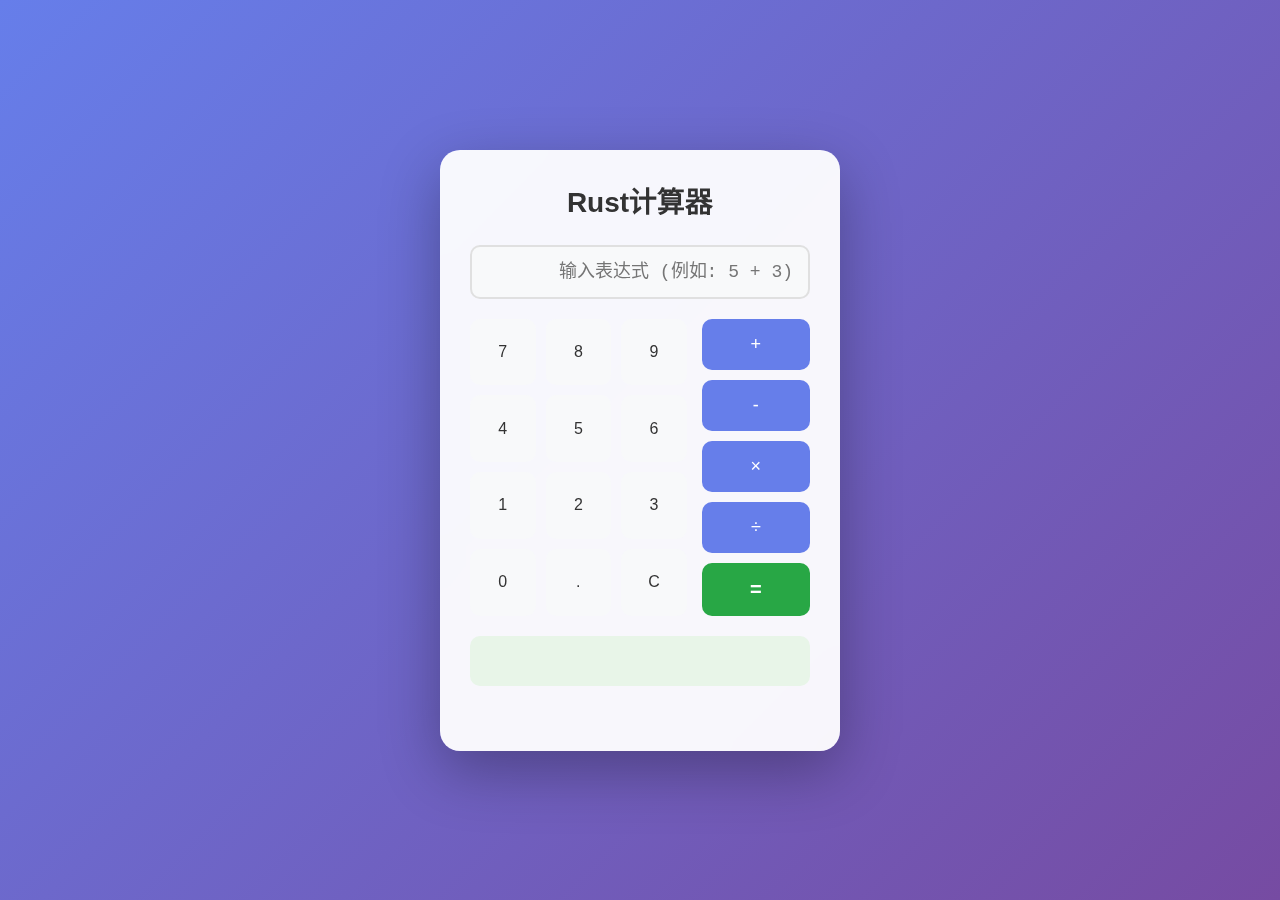
<file: frontend/index.html>
<!DOCTYPE html>
<html lang="zh-CN">
<head>
    <meta charset="UTF-8">
    <meta name="viewport" content="width=device-width, initial-scale=1.0">
    <title>Rust计算器</title>
    <link rel="stylesheet" href="style.css">
</head>
<body>
    <div class="calculator">
        <h1>Rust计算器</h1>
        <div class="display">
            <input type="text" id="expression" placeholder="输入表达式 (例如: 5 + 3)" readonly>
        </div>
        <div class="buttons">
            <div class="numbers">
                <button onclick="appendToDisplay('7')">7</button>
                <button onclick="appendToDisplay('8')">8</button>
                <button onclick="appendToDisplay('9')">9</button>
                <button onclick="appendToDisplay('4')">4</button>
                <button onclick="appendToDisplay('5')">5</button>
                <button onclick="appendToDisplay('6')">6</button>
                <button onclick="appendToDisplay('1')">1</button>
                <button onclick="appendToDisplay('2')">2</button>
                <button onclick="appendToDisplay('3')">3</button>
                <button onclick="appendToDisplay('0')">0</button>
                <button onclick="appendToDisplay('.')">.</button>
                <button onclick="clearDisplay()">C</button>
            </div>
            <div class="operators">
                <button onclick="appendToDisplay('+')">+</button>
                <button onclick="appendToDisplay('-')">-</button>
                <button onclick="appendToDisplay('*')">×</button>
                <button onclick="appendToDisplay('/')">÷</button>
                <button onclick="calculate()" class="equals">=</button>
            </div>
        </div>
        <div class="result" id="result"></div>
        <div class="status" id="status"></div>
    </div>
    <script src="script.js"></script>
</body>
</html>
</file>
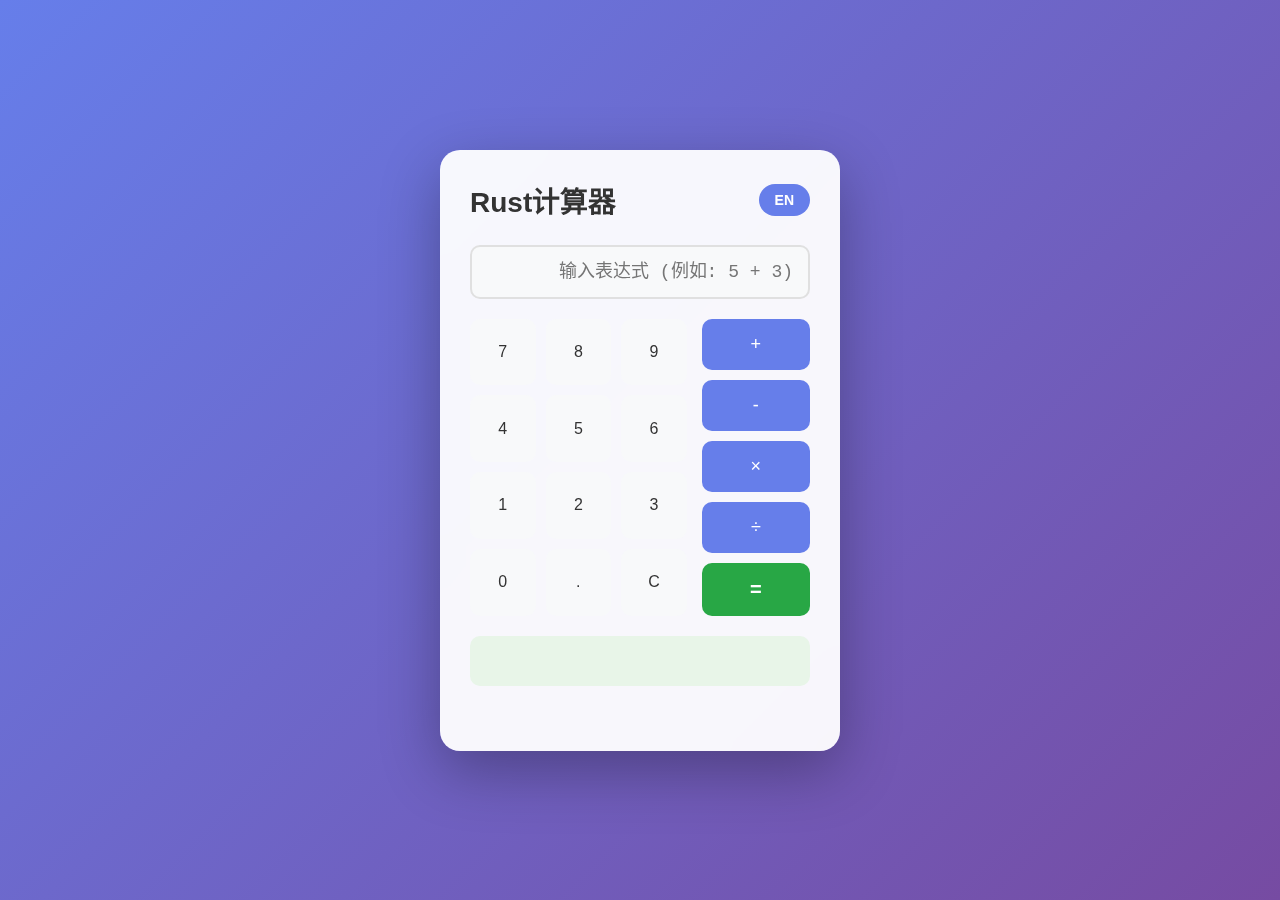
<file: calculator/frontend/index.html>
<!DOCTYPE html>
<html lang="zh-CN">
<head>
    <meta charset="UTF-8">
    <meta name="viewport" content="width=device-width, initial-scale=1.0">
    <title>Rust计算器</title>
    <link rel="stylesheet" href="style.css">
</head>
<body>
    <div class="calculator">
        <div class="header">
            <h1 data-i18n="title">Rust计算器</h1>
            <button class="lang-switch" onclick="toggleLanguage()">EN</button>
        </div>
        <div class="display">
            <input type="text" id="expression" data-i18n-placeholder="placeholder" placeholder="输入表达式 (例如: 5 + 3)" readonly>
        </div>
        <div class="buttons">
            <div class="numbers">
                <button onclick="appendToDisplay('7')">7</button>
                <button onclick="appendToDisplay('8')">8</button>
                <button onclick="appendToDisplay('9')">9</button>
                <button onclick="appendToDisplay('4')">4</button>
                <button onclick="appendToDisplay('5')">5</button>
                <button onclick="appendToDisplay('6')">6</button>
                <button onclick="appendToDisplay('1')">1</button>
                <button onclick="appendToDisplay('2')">2</button>
                <button onclick="appendToDisplay('3')">3</button>
                <button onclick="appendToDisplay('0')">0</button>
                <button onclick="appendToDisplay('.')">.</button>
                <button onclick="clearDisplay()" data-i18n="clear">C</button>
            </div>
            <div class="operators">
                <button onclick="appendToDisplay('+')">+</button>
                <button onclick="appendToDisplay('-')">-</button>
                <button onclick="appendToDisplay('*')">×</button>
                <button onclick="appendToDisplay('/')">÷</button>
                <button onclick="calculate()" class="equals">=</button>
            </div>
        </div>
        <div class="result" id="result"></div>
        <div class="status" id="status"></div>
    </div>
    <script src="script.js"></script>
</body>
</html>
</file>
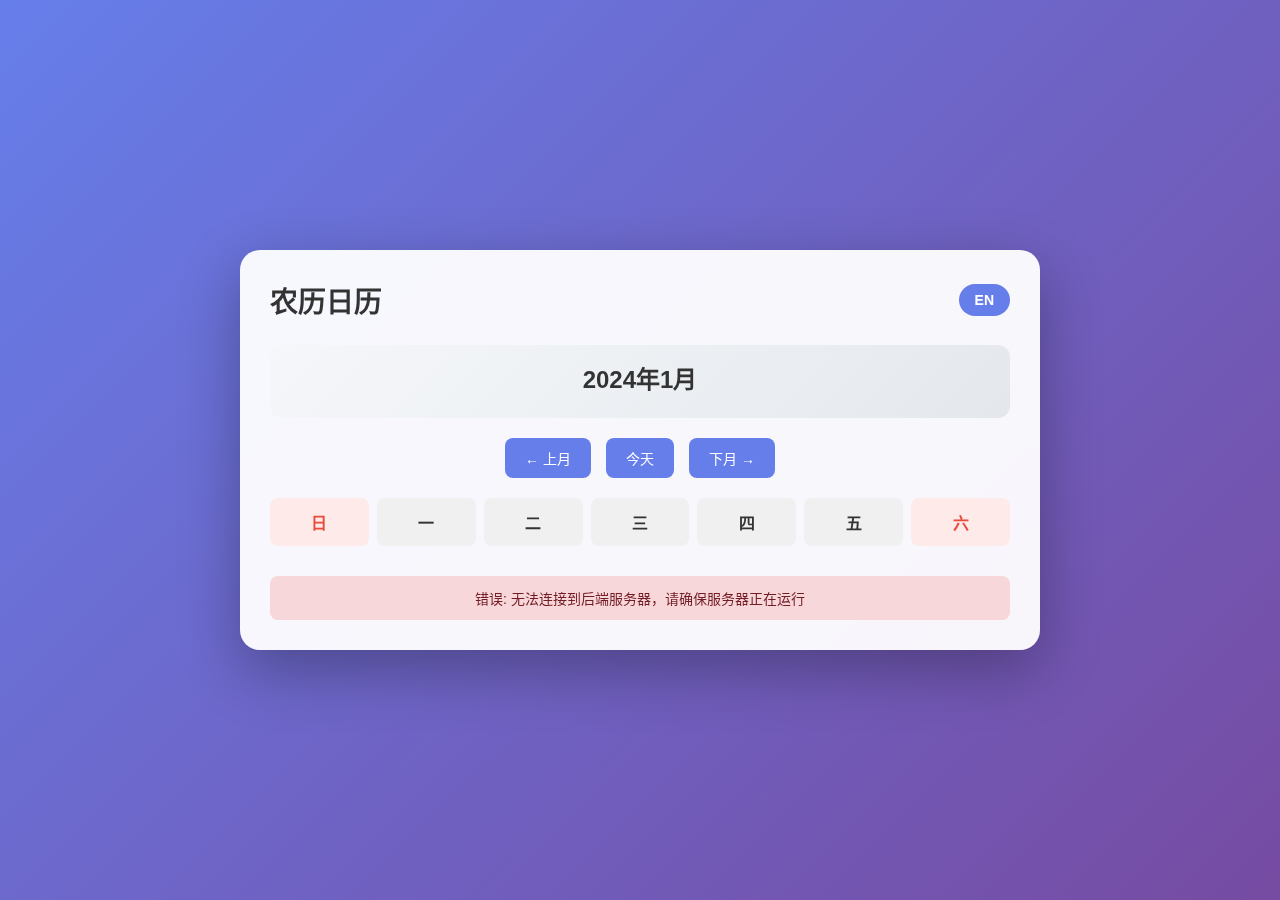
<file: calendar/frontend/index.html>
<!DOCTYPE html>
<html lang="zh-CN">
<head>
    <meta charset="UTF-8">
    <meta name="viewport" content="width=device-width, initial-scale=1.0">
    <title>农历日历</title>
    <link rel="stylesheet" href="style.css">
</head>
<body>
    <div class="calendar-container">
        <div class="header">
            <h1>农历日历</h1>
            <button class="lang-switch" onclick="toggleLanguage()">EN</button>
        </div>
        
        <div class="calendar-info">
            <div class="solar-info">
                <span id="solar-year">2024</span>年<span id="solar-month">1</span>月
            </div>
            <div class="lunar-info">
                <span id="lunar-year"></span> <span id="zodiac"></span>
            </div>
        </div>
        
        <div class="controls">
            <button onclick="changeMonth(-1)">← 上月</button>
            <button onclick="goToToday()">今天</button>
            <button onclick="changeMonth(1)">下月 →</button>
        </div>
        
        <div class="weekdays">
            <div class="weekday">日</div>
            <div class="weekday">一</div>
            <div class="weekday">二</div>
            <div class="weekday">三</div>
            <div class="weekday">四</div>
            <div class="weekday">五</div>
            <div class="weekday">六</div>
        </div>
        
        <div class="calendar-grid" id="calendar-grid">
            <!-- 日历格子将由 JavaScript 动态生成 -->
        </div>
        
        <div class="status" id="status"></div>
        
        <div class="detail-panel" id="detail-panel" style="display: none;">
            <h3>日期详情</h3>
            <div class="detail-content">
                <p>公历: <span id="detail-solar"></span></p>
                <p>农历: <span id="detail-lunar"></span></p>
                <p>干支: <span id="detail-stem-branch"></span></p>
                <p>生肖: <span id="detail-zodiac"></span></p>
            </div>
        </div>
    </div>
    
    <script src="script.js"></script>
</body>
</html>
</file>
<file: frontend/style.css>
* {
    margin: 0;
    padding: 0;
    box-sizing: border-box;
}

body {
    font-family: 'Segoe UI', Tahoma, Geneva, Verdana, sans-serif;
    background: linear-gradient(135deg, #667eea 0%, #764ba2 100%);
    min-height: 100vh;
    display: flex;
    justify-content: center;
    align-items: center;
}

.calculator {
    background: rgba(255, 255, 255, 0.95);
    border-radius: 20px;
    padding: 30px;
    box-shadow: 0 20px 60px rgba(0, 0, 0, 0.3);
    backdrop-filter: blur(10px);
    max-width: 400px;
    width: 100%;
}

h1 {
    text-align: center;
    color: #333;
    margin-bottom: 25px;
    font-size: 28px;
    font-weight: 600;
}

.display {
    margin-bottom: 20px;
}

#expression {
    width: 100%;
    padding: 15px;
    font-size: 18px;
    border: 2px solid #e0e0e0;
    border-radius: 10px;
    background: #f8f9fa;
    text-align: right;
    color: #333;
    font-family: 'Courier New', monospace;
}

#expression:focus {
    outline: none;
    border-color: #667eea;
    box-shadow: 0 0 0 3px rgba(102, 126, 234, 0.1);
}

.buttons {
    display: flex;
    gap: 15px;
    margin-bottom: 20px;
}

.numbers, .operators {
    display: flex;
    flex-wrap: wrap;
    gap: 10px;
}

.numbers {
    flex: 2;
}

.operators {
    flex: 1;
    flex-direction: column;
}

button {
    padding: 15px;
    font-size: 16px;
    border: none;
    border-radius: 10px;
    cursor: pointer;
    transition: all 0.2s ease;
    font-weight: 500;
}

.numbers button {
    background: #f8f9fa;
    color: #333;
    flex: 1;
    min-width: 60px;
}

.numbers button:hover {
    background: #e9ecef;
    transform: translateY(-2px);
}

.numbers button:active {
    transform: translateY(0);
}

.operators button {
    background: #667eea;
    color: white;
    font-size: 18px;
}

.operators button:hover {
    background: #5a6fd8;
    transform: translateY(-2px);
}

.operators button:active {
    transform: translateY(0);
}

.equals {
    background: #28a745 !important;
    font-size: 20px !important;
    font-weight: bold !important;
}

.equals:hover {
    background: #218838 !important;
}

.result {
    padding: 15px;
    background: #e8f5e8;
    border-radius: 10px;
    text-align: center;
    font-size: 18px;
    font-weight: 600;
    color: #155724;
    margin-bottom: 15px;
    min-height: 50px;
    display: flex;
    align-items: center;
    justify-content: center;
}

.status {
    padding: 10px;
    border-radius: 8px;
    text-align: center;
    font-size: 14px;
    font-weight: 500;
    transition: all 0.3s ease;
}

.status.info {
    background: #d1ecf1;
    color: #0c5460;
}

.status.success {
    background: #d4edda;
    color: #155724;
}

.status.error {
    background: #f8d7da;
    color: #721c24;
}

@media (max-width: 480px) {
    .calculator {
        margin: 20px;
        padding: 20px;
    }
    
    .buttons {
        flex-direction: column;
        gap: 10px;
    }
    
    .numbers, .operators {
        width: 100%;
    }
    
    .operators {
        flex-direction: row;
    }
    
    button {
        font-size: 14px;
        padding: 12px;
    }
}
</file>
<file: calculator/frontend/style.css>
* {
    margin: 0;
    padding: 0;
    box-sizing: border-box;
}

body {
    font-family: 'Segoe UI', Tahoma, Geneva, Verdana, sans-serif;
    background: linear-gradient(135deg, #667eea 0%, #764ba2 100%);
    min-height: 100vh;
    display: flex;
    justify-content: center;
    align-items: center;
}

.calculator {
    background: rgba(255, 255, 255, 0.95);
    border-radius: 20px;
    padding: 30px;
    box-shadow: 0 20px 60px rgba(0, 0, 0, 0.3);
    backdrop-filter: blur(10px);
    max-width: 400px;
    width: 100%;
}

.header {
    display: flex;
    justify-content: space-between;
    align-items: center;
    margin-bottom: 25px;
}

.lang-switch {
    background: #667eea;
    color: white;
    border: none;
    border-radius: 20px;
    padding: 8px 16px;
    font-size: 14px;
    font-weight: 600;
    cursor: pointer;
    transition: all 0.2s ease;
    min-width: 40px;
}

.lang-switch:hover {
    background: #5a6fd8;
    transform: translateY(-1px);
}

.lang-switch:active {
    transform: translateY(0);
}

h1 {
    color: #333;
    font-size: 28px;
    font-weight: 600;
    margin: 0;
}

.display {
    margin-bottom: 20px;
}

#expression {
    width: 100%;
    padding: 15px;
    font-size: 18px;
    border: 2px solid #e0e0e0;
    border-radius: 10px;
    background: #f8f9fa;
    text-align: right;
    color: #333;
    font-family: 'Courier New', monospace;
}

#expression:focus {
    outline: none;
    border-color: #667eea;
    box-shadow: 0 0 0 3px rgba(102, 126, 234, 0.1);
}

.buttons {
    display: flex;
    gap: 15px;
    margin-bottom: 20px;
}

.numbers, .operators {
    display: flex;
    flex-wrap: wrap;
    gap: 10px;
}

.numbers {
    flex: 2;
}

.operators {
    flex: 1;
    flex-direction: column;
}

button {
    padding: 15px;
    font-size: 16px;
    border: none;
    border-radius: 10px;
    cursor: pointer;
    transition: all 0.2s ease;
    font-weight: 500;
}

.numbers button {
    background: #f8f9fa;
    color: #333;
    flex: 1;
    min-width: 60px;
}

.numbers button:hover {
    background: #e9ecef;
    transform: translateY(-2px);
}

.numbers button:active {
    transform: translateY(0);
}

.operators button {
    background: #667eea;
    color: white;
    font-size: 18px;
}

.operators button:hover {
    background: #5a6fd8;
    transform: translateY(-2px);
}

.operators button:active {
    transform: translateY(0);
}

.equals {
    background: #28a745 !important;
    font-size: 20px !important;
    font-weight: bold !important;
}

.equals:hover {
    background: #218838 !important;
}

.result {
    padding: 15px;
    background: #e8f5e8;
    border-radius: 10px;
    text-align: center;
    font-size: 18px;
    font-weight: 600;
    color: #155724;
    margin-bottom: 15px;
    min-height: 50px;
    display: flex;
    align-items: center;
    justify-content: center;
}

.status {
    padding: 10px;
    border-radius: 8px;
    text-align: center;
    font-size: 14px;
    font-weight: 500;
    transition: all 0.3s ease;
}

.status.info {
    background: #d1ecf1;
    color: #0c5460;
}

.status.success {
    background: #d4edda;
    color: #155724;
}

.status.error {
    background: #f8d7da;
    color: #721c24;
}

@media (max-width: 480px) {
    .calculator {
        margin: 20px;
        padding: 20px;
    }
    
    .header {
        flex-direction: column;
        gap: 15px;
    }
    
    .lang-switch {
        align-self: flex-end;
    }
    
    .buttons {
        flex-direction: column;
        gap: 10px;
    }
    
    .numbers, .operators {
        width: 100%;
    }
    
    .operators {
        flex-direction: row;
    }
    
    button {
        font-size: 14px;
        padding: 12px;
    }
}
</file>
<file: calendar/frontend/style.css>
* {
    margin: 0;
    padding: 0;
    box-sizing: border-box;
}

body {
    font-family: 'Segoe UI', Tahoma, Geneva, Verdana, sans-serif;
    background: linear-gradient(135deg, #667eea 0%, #764ba2 100%);
    min-height: 100vh;
    display: flex;
    justify-content: center;
    align-items: center;
    padding: 20px;
}

.calendar-container {
    background: rgba(255, 255, 255, 0.95);
    border-radius: 20px;
    padding: 30px;
    box-shadow: 0 20px 60px rgba(0, 0, 0, 0.3);
    backdrop-filter: blur(10px);
    max-width: 800px;
    width: 100%;
}

.header {
    display: flex;
    justify-content: space-between;
    align-items: center;
    margin-bottom: 25px;
}

.header h1 {
    color: #333;
    font-size: 28px;
    font-weight: 600;
    margin: 0;
}

.lang-switch {
    background: #667eea;
    color: white;
    border: none;
    border-radius: 20px;
    padding: 8px 16px;
    font-size: 14px;
    font-weight: 600;
    cursor: pointer;
    transition: all 0.2s ease;
    min-width: 40px;
}

.lang-switch:hover {
    background: #5a6fd8;
    transform: translateY(-1px);
}

.lang-switch:active {
    transform: translateY(0);
}

.calendar-info {
    text-align: center;
    margin-bottom: 20px;
    padding: 15px;
    background: linear-gradient(135deg, #f5f7fa 0%, #e4e8ec 100%);
    border-radius: 12px;
}

.solar-info {
    font-size: 24px;
    font-weight: 600;
    color: #333;
    margin-bottom: 8px;
}

.lunar-info {
    font-size: 16px;
    color: #666;
    font-weight: 500;
}

.controls {
    display: flex;
    justify-content: center;
    gap: 15px;
    margin-bottom: 20px;
}

.controls button {
    background: #667eea;
    color: white;
    border: none;
    border-radius: 8px;
    padding: 10px 20px;
    font-size: 14px;
    font-weight: 500;
    cursor: pointer;
    transition: all 0.2s ease;
}

.controls button:hover {
    background: #5a6fd8;
    transform: translateY(-2px);
}

.controls button:active {
    transform: translateY(0);
}

.weekdays {
    display: grid;
    grid-template-columns: repeat(7, 1fr);
    gap: 8px;
    margin-bottom: 10px;
}

.weekday {
    text-align: center;
    padding: 12px 8px;
    font-weight: 600;
    color: #333;
    background: #f0f0f0;
    border-radius: 8px;
}

.weekday:first-child,
.weekday:last-child {
    color: #e74c3c;
    background: #ffeaea;
}

.calendar-grid {
    display: grid;
    grid-template-columns: repeat(7, 1fr);
    gap: 8px;
}

.calendar-day {
    aspect-ratio: 1;
    padding: 8px;
    background: #f8f9fa;
    border-radius: 10px;
    cursor: pointer;
    transition: all 0.2s ease;
    display: flex;
    flex-direction: column;
    align-items: center;
    justify-content: center;
    min-height: 70px;
}

.calendar-day:hover {
    background: #e9ecef;
    transform: translateY(-2px);
    box-shadow: 0 4px 12px rgba(0, 0, 0, 0.1);
}

.calendar-day.other-month {
    opacity: 0.4;
    background: #f0f0f0;
}

.calendar-day.today {
    background: linear-gradient(135deg, #667eea 0%, #764ba2 100%);
    color: white;
}

.calendar-day.today .lunar-day {
    color: rgba(255, 255, 255, 0.9);
}

.calendar-day.weekend {
    background: #fff5f5;
}

.calendar-day.weekend:not(.today) .solar-day {
    color: #e74c3c;
}

.solar-day {
    font-size: 18px;
    font-weight: 600;
    margin-bottom: 4px;
}

.lunar-day {
    font-size: 12px;
    color: #666;
    font-weight: 500;
}

.status {
    padding: 12px;
    border-radius: 8px;
    text-align: center;
    font-size: 14px;
    font-weight: 500;
    margin-top: 20px;
    transition: all 0.3s ease;
}

.status.info {
    background: #d1ecf1;
    color: #0c5460;
}

.status.success {
    background: #d4edda;
    color: #155724;
}

.status.error {
    background: #f8d7da;
    color: #721c24;
}

.detail-panel {
    margin-top: 20px;
    padding: 20px;
    background: linear-gradient(135deg, #f5f7fa 0%, #e4e8ec 100%);
    border-radius: 12px;
    border-left: 4px solid #667eea;
}

.detail-panel h3 {
    margin-bottom: 15px;
    color: #333;
    font-size: 18px;
}

.detail-content p {
    margin-bottom: 8px;
    color: #666;
    font-size: 14px;
}

.detail-content span {
    color: #333;
    font-weight: 500;
}

@media (max-width: 600px) {
    .calendar-container {
        padding: 20px;
    }
    
    .header {
        flex-direction: column;
        gap: 15px;
    }
    
    .lang-switch {
        align-self: flex-end;
    }
    
    .controls {
        flex-wrap: wrap;
    }
    
    .calendar-day {
        min-height: 50px;
        padding: 4px;
    }
    
    .solar-day {
        font-size: 14px;
    }
    
    .lunar-day {
        font-size: 10px;
    }
    
    .weekday {
        padding: 8px 4px;
        font-size: 12px;
    }
}
</file>
